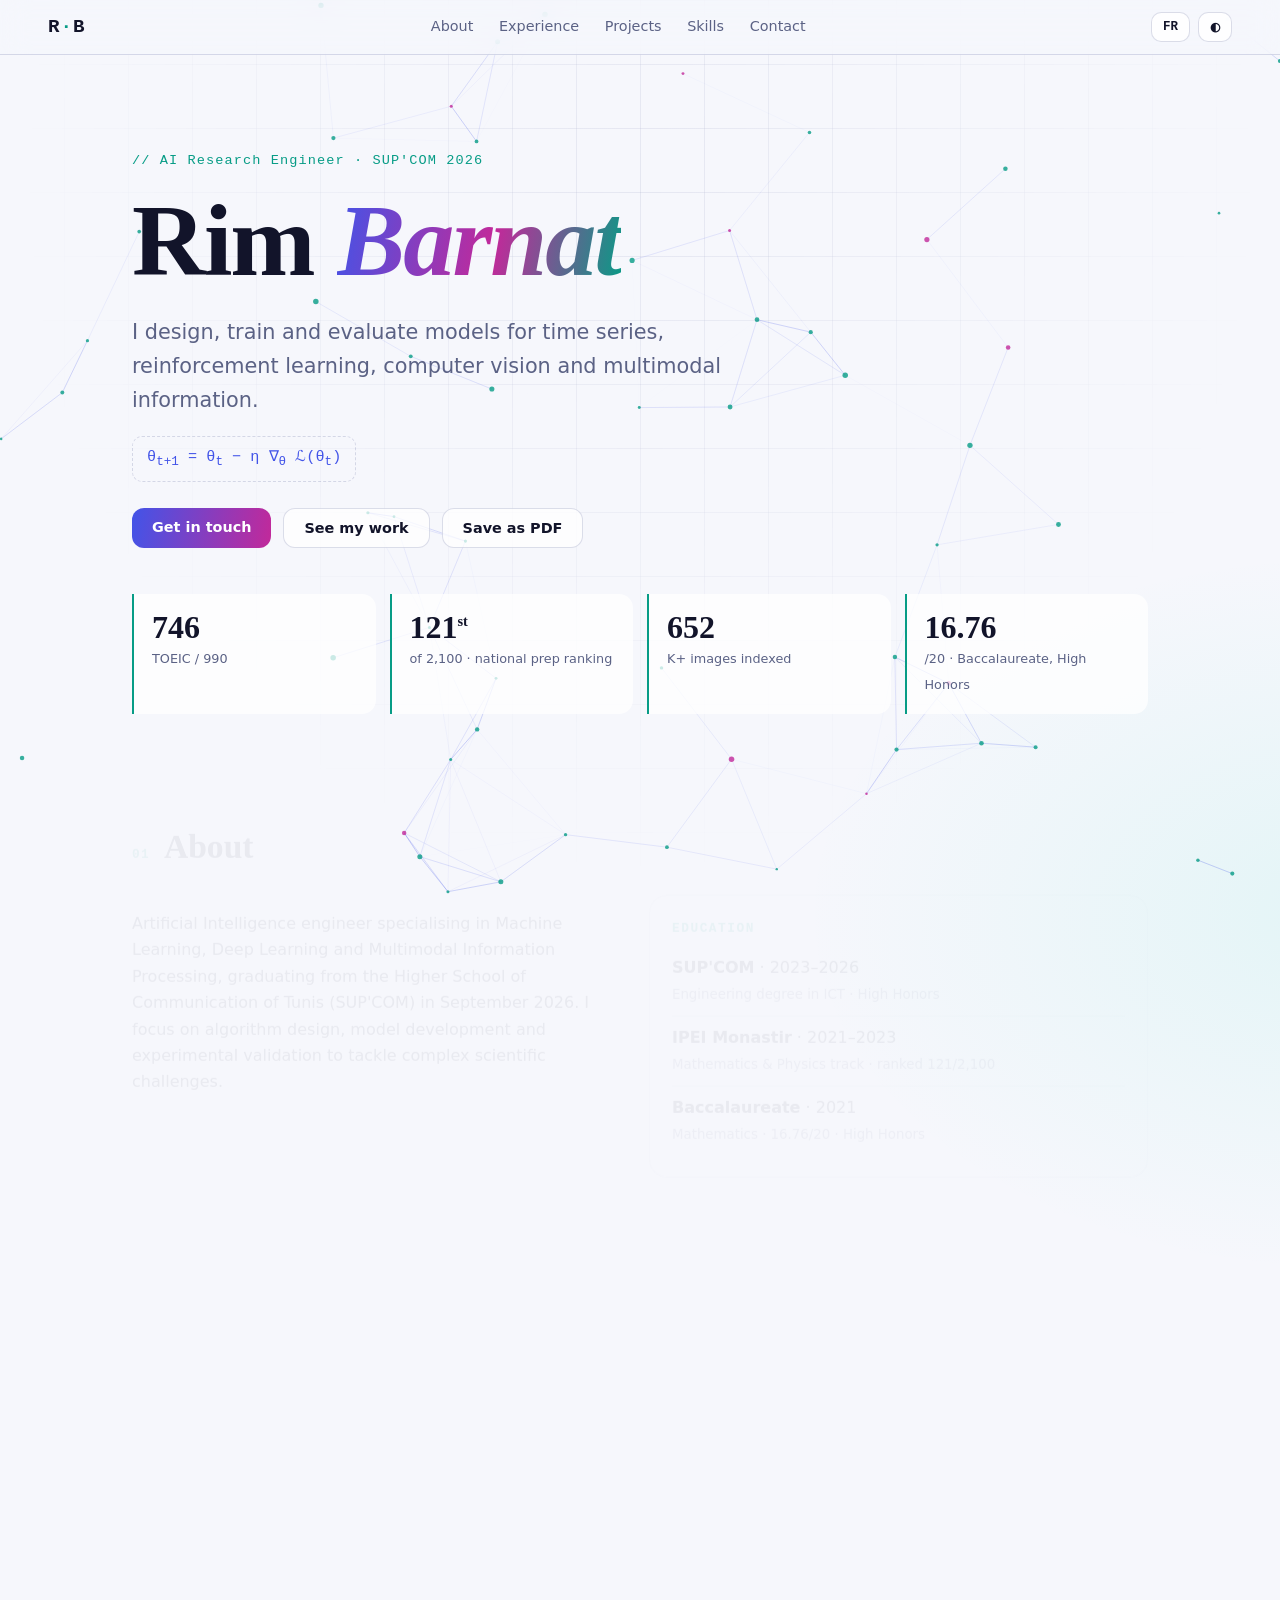
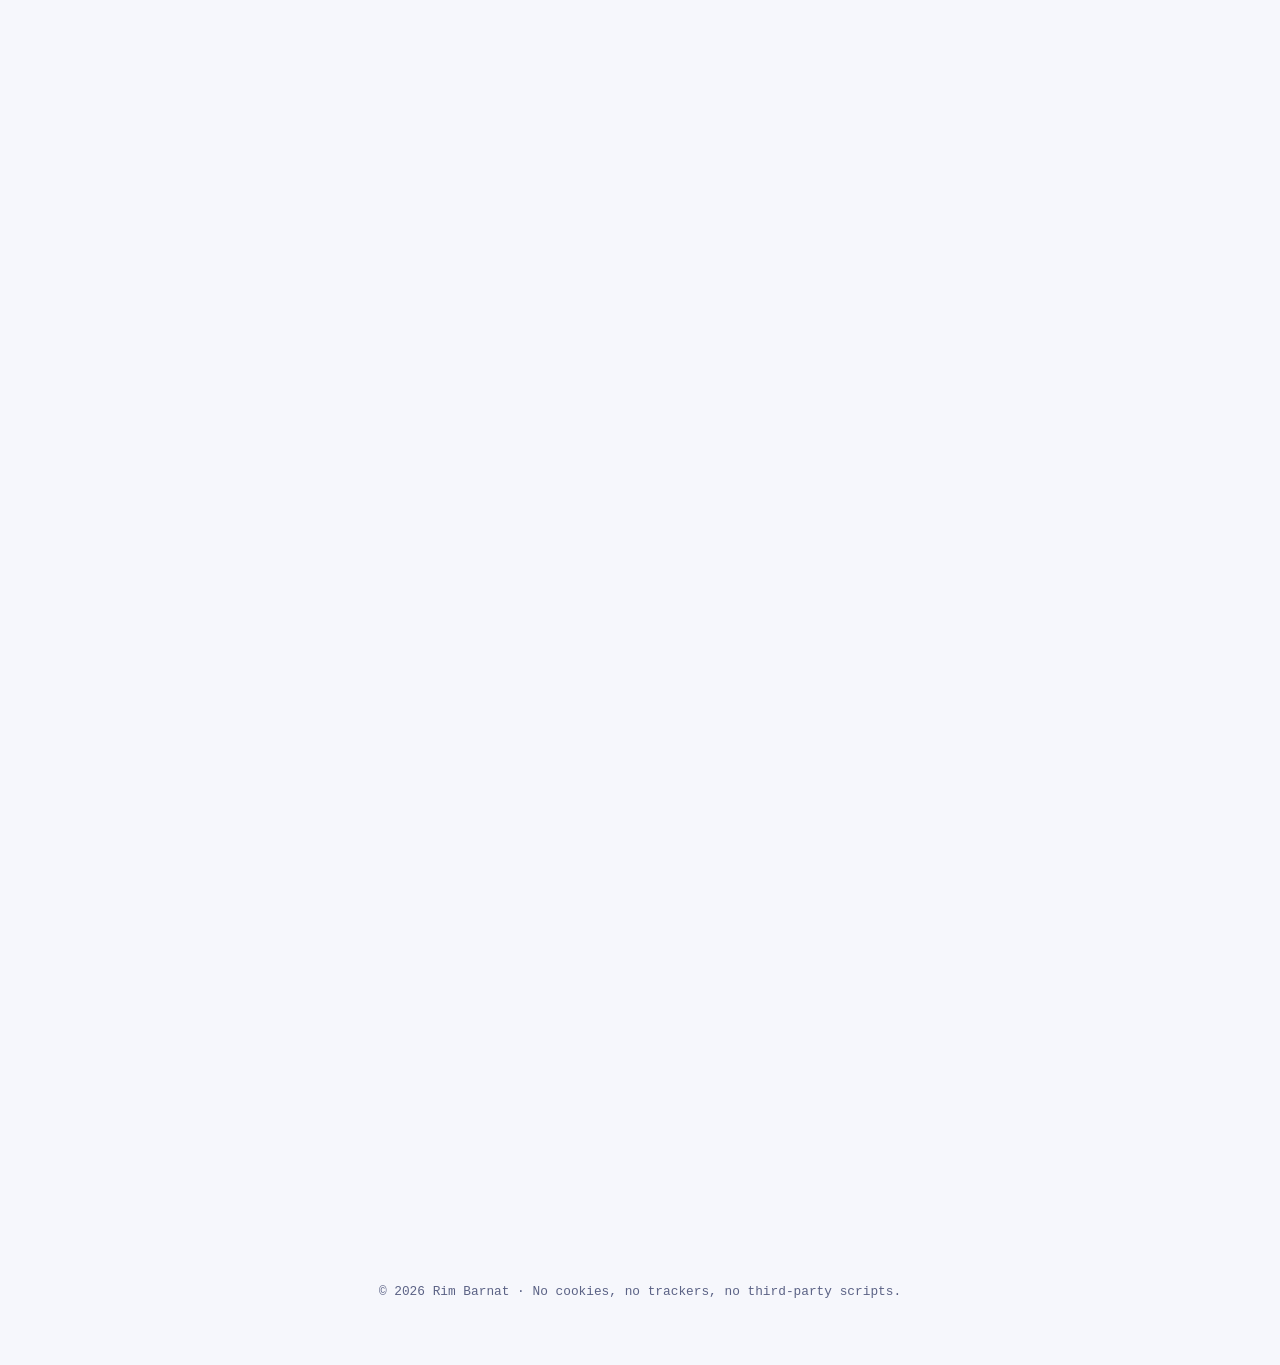
<file: index.html>
<!DOCTYPE html>
<html lang="en" data-theme="dark">
<head>
  <meta charset="UTF-8">
  <meta name="viewport" content="width=device-width, initial-scale=1">

  <!-- Security: strict Content-Security-Policy (GitHub Pages cannot send HTTP headers, so we use a meta tag) -->
  <meta http-equiv="Content-Security-Policy" content="default-src 'none'; script-src 'self'; style-src 'self'; img-src 'self' data:; font-src 'self'; connect-src 'none'; form-action 'none'; base-uri 'none'; object-src 'none'">
  <meta name="referrer" content="no-referrer">
  <meta name="color-scheme" content="dark light">

  <title>Rim Barnat – AI Research Engineer</title>
  <meta name="description" content="Rim Barnat – AI engineer (machine learning, deep learning, reinforcement learning, multimodal AI). Open to research engineer positions in France.">
  <link rel="icon" href="favicon.svg" type="image/svg+xml">
  <link rel="stylesheet" href="style.css">
  <script src="app.js" defer></script>
</head>
<body>
  <canvas id="net" aria-hidden="true"></canvas>
  <div class="grain" aria-hidden="true"></div>

  <header class="nav">
    <a class="logo" href="#top" aria-label="Rim Barnat">R<span>·</span>B</a>
    <nav aria-label="Main">
      <a href="#about"><span data-l="en">About</span><span data-l="fr">Profil</span></a>
      <a href="#experience"><span data-l="en">Experience</span><span data-l="fr">Expérience</span></a>
      <a href="#projects"><span data-l="en">Projects</span><span data-l="fr">Projets</span></a>
      <a href="#skills"><span data-l="en">Skills</span><span data-l="fr">Compétences</span></a>
      <a href="#contact">Contact</a>
    </nav>
    <div class="tools">
      <button id="lang" type="button" aria-label="Switch language">FR</button>
      <button id="theme" type="button" aria-label="Toggle theme">◐</button>
    </div>
  </header>

  <main id="top">
    <!-- HERO -->
    <section class="hero">
      <p class="eyebrow mono">
        <span data-l="en">// AI Research Engineer · SUP'COM 2026</span>
        <span data-l="fr">// Ingénieure de recherche en IA · SUP'COM 2026</span>
      </p>
      <h1>Rim <em>Barnat</em></h1>
      <p class="lead">
        <span data-l="en">I design, train and evaluate models for time series, reinforcement learning, computer vision and multimodal information.</span>
        <span data-l="fr">Je conçois, entraîne et évalue des modèles pour les séries temporelles, l'apprentissage par renforcement, la vision par ordinateur et l'information multimodale.</span>
      </p>
      <p class="formula mono" aria-hidden="true">θ<sub>t+1</sub> = θ<sub>t</sub> − η ∇<sub>θ</sub> ℒ(θ<sub>t</sub>)</p>
      <div class="cta">
        <a class="btn primary" href="#contact"><span data-l="en">Get in touch</span><span data-l="fr">Me contacter</span></a>
        <a class="btn" href="#projects"><span data-l="en">See my work</span><span data-l="fr">Voir mes projets</span></a>
        <button class="btn" id="print" type="button"><span data-l="en">Save as PDF</span><span data-l="fr">Enregistrer en PDF</span></button>
      </div>

      <ul class="stats">
        <li><b data-count="915">915</b><span>TOEIC / 990</span></li>
        <li><b>121<sup>st</sup></b><span data-l="en">of 2,100 · national prep ranking</span><span data-l="fr">sur 2 100 · classement prépa</span></li>
        <li><b data-count="800">800</b><span>K+ <span data-l="en">images indexed</span><span data-l="fr">images indexées</span></span></li>
        <li><b>16.76</b><span data-l="en">/20 · Baccalaureate, High Honors</span><span data-l="fr">/20 · Baccalauréat, Très Bien</span></li>
      </ul>
    </section>

    <!-- ABOUT -->
    <section id="about" class="reveal">
      <h2><span class="idx mono">01</span><span data-l="en">About</span><span data-l="fr">Profil</span></h2>
      <div class="grid two">
        <p>
          <span data-l="en">Artificial Intelligence engineer specialising in Machine Learning, Deep Learning and Multimodal Information Processing, graduating from the Higher School of Communication of Tunis (SUP'COM) in September 2026. I focus on algorithm design, model development and experimental validation to tackle complex scientific challenges.</span>
          <span data-l="fr">Ingénieure en Intelligence Artificielle spécialisée en Machine Learning, Deep Learning et traitement de l'information multimodale, diplômée de l'École Supérieure des Communications de Tunis (SUP'COM) en septembre 2026. Je me concentre sur la conception d'algorithmes, le développement de modèles et la validation expérimentale pour relever des défis scientifiques complexes.</span>
        </p>
        <div class="card">
          <h3 class="mono"><span data-l="en">Education</span><span data-l="fr">Formation</span></h3>
          <ul class="plain">
            <li><b>SUP'COM</b> · 2023–2026<br><small><span data-l="en">Engineering degree in ICT · High Honors</span><span data-l="fr">Diplôme d'ingénieur en TIC · Mention Très Bien</span></small></li>
            <li><b>IPEI Monastir</b> · 2021–2023<br><small><span data-l="en">Mathematics &amp; Physics track · ranked 121/2,100</span><span data-l="fr">Filière Mathématiques-Physique · classée 121/2 100</span></small></li>
            <li><b>Baccalaureate</b> · 2021<br><small><span data-l="en">Mathematics · 16.76/20 · High Honors</span><span data-l="fr">Mathématiques · 16,76/20 · Très Bien</span></small></li>
          </ul>
        </div>
      </div>
    </section>

    <!-- EXPERIENCE -->
    <section id="experience" class="reveal">
      <h2><span class="idx mono">02</span><span data-l="en">Experience</span><span data-l="fr">Expérience</span></h2>
      <div class="timeline">

        <article class="item">
          <div class="when mono">04 → 09 / 2026</div>
          <div class="body">
            <h3>LINEACT CESI Lab <small>· Lyon, France</small></h3>
            <p class="role"><span data-l="en">Final-year internship (PFE)</span><span data-l="fr">Stage de fin d'études (PFE)</span> — Time Series · Reinforcement Learning</p>
            <ul>
              <li><span data-l="en">Built a station-level demand-forecasting dataset from the JCDecaux Open API enriched with weather data.</span><span data-l="fr">Construction d'un jeu de données de prévision de la demande par station à partir de l'API Open Data JCDecaux et de données météo.</span></li>
              <li><span data-l="en">Integrated OpenRouteService to model distance-aware bike rebalancing in simulation.</span><span data-l="fr">Intégration d'OpenRouteService pour modéliser le rééquilibrage des vélos selon les distances réelles en simulation.</span></li>
              <li><span data-l="en">Compared ML and DL models for time-series forecasting of weather-driven mobility demand.</span><span data-l="fr">Comparaison de modèles ML et DL pour la prévision de séries temporelles de la demande de mobilité liée à la météo.</span></li>
              <li><span data-l="en">Designed a reinforcement-learning framework and agents to minimise redistribution cost and improve bike availability.</span><span data-l="fr">Conception d'un cadre d'apprentissage par renforcement et d'agents pour minimiser les coûts de redistribution et améliorer la disponibilité.</span></li>
              <li><span data-l="en">Contributing to a research paper (in progress).</span><span data-l="fr">Contribution à un article scientifique (en cours).</span></li>
            </ul>
          </div>
        </article>

        <article class="item">
          <div class="when mono">09/2025 → 02/2026</div>
          <div class="body">
            <h3>Sagemcom <small>· Tunis</small></h3>
            <p class="role"><span data-l="en">PFA internship</span><span data-l="fr">Stage PFA</span> — Python · PyTorch · Time Series · Transformers</p>
            <ul>
              <li><span data-l="en">Analysed electricity-consumption data for equipment-level energy disaggregation.</span><span data-l="fr">Analyse de données de consommation électrique pour la désagrégation par équipement.</span></li>
              <li><span data-l="en">Developed a Transformer-based generative model synthesising consumption at 30-second resolution.</span><span data-l="fr">Développement d'un modèle génératif Transformer synthétisant la consommation à une résolution de 30 secondes.</span></li>
              <li><span data-l="en">Evaluated it on two open-source high-resolution datasets.</span><span data-l="fr">Évaluation sur deux jeux de données open source à haute résolution temporelle.</span></li>
            </ul>
          </div>
        </article>

        <article class="item">
          <div class="when mono">07 → 08 / 2025</div>
          <div class="body">
            <h3>Omnilink <small>· Tunis</small></h3>
            <p class="role"><span data-l="en">Engineering internship</span><span data-l="fr">Stage ingénieur</span> — Next.js · React Native · FastAPI · Supabase · Ollama</p>
            <ul>
              <li><span data-l="en">Built a billing and inventory web interface, cutting manual reporting time by 60%.</span><span data-l="fr">Interface web de facturation et gestion des stocks, réduisant de 60 % le temps de reporting.</span></li>
              <li><span data-l="en">Shipped a mobile app for real-time operational data with push alerts for unpaid invoices and critical stock.</span><span data-l="fr">Application mobile de données opérationnelles en temps réel avec alertes sur factures impayées et stocks critiques.</span></li>
            </ul>
          </div>
        </article>

        <article class="item">
          <div class="when mono">07 → 08 / 2024</div>
          <div class="body">
            <h3>Actia <small>· Tunis</small></h3>
            <p class="role"><span data-l="en">Engineering internship</span><span data-l="fr">Stage ingénieur</span> — Python · Open3D · RANSAC · nuScenes</p>
            <ul>
              <li><span data-l="en">Processed 3D LiDAR data from nuScenes for road-scene perception.</span><span data-l="fr">Traitement de données LiDAR 3D nuScenes pour la perception de scènes routières.</span></li>
              <li><span data-l="en">Segmented point clouds with RANSAC to extract the road plane, and measured the impact of filtering on object detection accuracy and robustness.</span><span data-l="fr">Segmentation de nuages de points par RANSAC pour extraire le plan de la route et mesure de l'impact du filtrage sur la précision et la robustesse de la détection.</span></li>
            </ul>
          </div>
        </article>
      </div>
    </section>

    <!-- PROJECTS -->
    <section id="projects" class="reveal">
      <h2><span class="idx mono">03</span><span data-l="en">Projects</span><span data-l="fr">Projets</span></h2>
      <div class="grid cards">

        <article class="card tilt">
          <p class="mono meta">12/2025 → 02/2026</p>
          <h3><span data-l="en">Unsupervised Visual Anomaly Detection</span><span data-l="fr">Détection non supervisée d'anomalies visuelles</span></h3>
          <p><span data-l="en">Pixel-level defect localisation from defect-free samples. Implemented DRAEM and benchmarked it against PatchCore with image- and pixel-level metrics.</span><span data-l="fr">Localisation de défauts au pixel près à partir d'échantillons sans défaut. Implémentation de DRAEM et comparaison avec PatchCore via des métriques image et pixel.</span></p>
          <ul class="tags"><li>PyTorch</li><li>DRAEM</li><li>PatchCore</li></ul>
        </article>

        <article class="card tilt">
          <p class="mono meta">11/2025 → 01/2026</p>
          <h3><span data-l="en">Geospatial Emergency Dispatch Platform</span><span data-l="fr">Plateforme de dispatch d'urgence géospatiale</span></h3>
          <p><span data-l="en">Route computation and dynamic dispatch of response units, with an event-driven architecture for real-time communication between citizens and emergency services.</span><span data-l="fr">Calcul d'itinéraires et affectation dynamique des unités d'intervention, avec une architecture événementielle pour la communication en temps réel.</span></p>
          <ul class="tags"><li>FastAPI</li><li>PostGIS</li><li>pgRouting</li><li>ArcGIS</li><li>MQTT</li><li>WebSocket</li></ul>
        </article>

        <article class="card tilt">
          <p class="mono meta">10 → 11/2025</p>
          <h3><span data-l="en">Financial Fraud Detection System</span><span data-l="fr">Système de détection de fraude financière</span></h3>
          <p><span data-l="en">Cloud ETL on AWS (Kafka, Lambda, S3), Athena analytics, XGBoost to flag suspicious transactions, Grafana monitoring and n8n alert automation.</span><span data-l="fr">ETL cloud sur AWS (Kafka, Lambda, S3), analyses Athena, XGBoost pour repérer les transactions suspectes, suivi Grafana et alertes automatisées avec n8n.</span></p>
          <ul class="tags"><li>Kafka</li><li>XGBoost</li><li>AWS</li><li>Grafana</li><li>n8n</li></ul>
        </article>

        <article class="card tilt">
          <p class="mono meta">09/2025</p>
          <h3><span data-l="en">Multimodal Image Search Engine</span><span data-l="fr">Moteur de recherche d'images multimodal</span></h3>
          <p><span data-l="en">Text and image-similarity search over 800K+ images, with a full ingestion, indexing and low-latency web pipeline.</span><span data-l="fr">Recherche par texte et par similarité d'image sur plus de 800K images, avec pipeline complet d'ingestion, d'indexation et interface web à faible latence.</span></p>
          <ul class="tags"><li>YOLO</li><li>Elasticsearch</li><li>Kibana</li><li>Logstash</li><li>Express.js</li></ul>
        </article>

        <article class="card tilt wide">
          <p class="mono meta">02 → 05/2025</p>
          <h3><span data-l="en">Educational RAG Chatbot</span><span data-l="fr">Chatbot éducatif avec RAG</span></h3>
          <p><span data-l="en">Hierarchical Retrieval-Augmented Generation over multiformat, multimodal documents (PDF, HTML, DOCX, PPTX, Markdown; text, images, tables, diagrams) with Weaviate. Hierarchical structuring improved retrieval relevance and latency; full-stack app with streaming LLM answers.</span><span data-l="fr">RAG hiérarchique sur documents multiformats et multimodaux (PDF, HTML, DOCX, PPTX, Markdown ; texte, images, tableaux, schémas) avec Weaviate. La structuration hiérarchique améliore la pertinence et la rapidité du retrieval ; application full-stack avec streaming des réponses du LLM.</span></p>
          <ul class="tags"><li>Python</li><li>LLM</li><li>Weaviate</li><li>RAG</li></ul>
        </article>
      </div>
    </section>

    <!-- SKILLS -->
    <section id="skills" class="reveal">
      <h2><span class="idx mono">04</span><span data-l="en">Skills</span><span data-l="fr">Compétences</span></h2>
      <div class="grid cards">
        <div class="card">
          <h3 class="mono">Programming &amp; data</h3>
          <ul class="tags"><li>Python</li><li>SQL</li><li>JavaScript / TypeScript</li><li>MATLAB</li></ul>
        </div>
        <div class="card">
          <h3 class="mono">Machine Learning</h3>
          <ul class="tags"><li>Feature engineering</li><li>Model validation</li><li>Time series</li><li>Reinforcement learning</li><li>PyTorch</li></ul>
        </div>
        <div class="card">
          <h3 class="mono">LLM &amp; AI engineering</h3>
          <ul class="tags"><li>RAG</li><li>Embeddings</li><li>Semantic search</li><li>Prompt engineering</li></ul>
        </div>
        <div class="card">
          <h3 class="mono">Data engineering</h3>
          <ul class="tags"><li>Kafka</li><li>PostgreSQL</li><li>MongoDB</li><li>Elasticsearch</li><li>Vector DBs</li></ul>
        </div>
        <div class="card">
          <h3 class="mono">Backend &amp; apps</h3>
          <ul class="tags"><li>FastAPI</li><li>Flask</li><li>React</li><li>Next.js</li><li>REST APIs</li></ul>
        </div>
        <div class="card">
          <h3 class="mono">Cloud &amp; DevOps</h3>
          <ul class="tags"><li>Docker</li><li>Git</li><li>AWS</li></ul>
        </div>
      </div>

      <div class="grid two spaced">
        <div class="card">
          <h3 class="mono"><span data-l="en">Certifications</span><span data-l="fr">Certifications</span></h3>
          <ul class="plain">
            <li>MATLAB — <span data-l="en">Machine Learning with MATLAB</span><span data-l="fr">Apprentissage automatique avec MATLAB</span></li>
            <li>NVIDIA — <span data-l="en">Data Engineering Pipelines</span><span data-l="fr">Pipelines d'ingénierie des données</span></li>
            <li>AWS Academy — <span data-l="en">Data Engineering</span><span data-l="fr">Ingénierie des données</span></li>
            <li>Google Cloud — <span data-l="en">Intro to LLMs, Responsible AI, MLOps for GenAI, Intro to GenAI</span><span data-l="fr">Introduction aux LLM, IA responsable, MLOps pour l'IA générative, introduction à l'IA générative</span></li>
            <li>TOEIC — 915 / 990</li>
          </ul>
        </div>
        <div class="card">
          <h3 class="mono"><span data-l="en">Languages</span><span data-l="fr">Langues</span></h3>
          <ul class="bars">
            <li><span><span data-l="en">Arabic</span><span data-l="fr">Arabe</span></span><i class="bar l5"></i><em><span data-l="en">Native</span><span data-l="fr">Maternelle</span></em></li>
            <li><span><span data-l="en">French</span><span data-l="fr">Français</span></span><i class="bar l4"></i><em>B2</em></li>
            <li><span><span data-l="en">English</span><span data-l="fr">Anglais</span></span><i class="bar l4"></i><em>B2 · TOEIC 915</em></li>
            <li><span><span data-l="en">German</span><span data-l="fr">Allemand</span></span><i class="bar l2"></i><em>A2</em></li>
            <li><span><span data-l="en">Turkish</span><span data-l="fr">Turc</span></span><i class="bar l2"></i><em>A2</em></li>
          </ul>
        </div>
      </div>
    </section>

    <!-- CONTACT -->
    <section id="contact" class="reveal">
      <h2><span class="idx mono">05</span>Contact</h2>
      <div class="card contact">
        <p>
          <span data-l="en">Looking for a research engineer position in machine learning, deep learning and data science. Let's talk.</span>
          <span data-l="fr">À la recherche d'un poste d'ingénieure de recherche en machine learning, deep learning et data science. Discutons-en.</span>
        </p>
        <ul class="links">
          <li><a href="mailto:rim.barnat02@gmail.com">rim.barnat02@gmail.com</a></li>
          <li><a href="mailto:rim.barnat@supcom.tn">rim.barnat@supcom.tn</a></li>
          <li><a href="https://www.linkedin.com/in/rim-barnat" target="_blank" rel="noopener noreferrer">LinkedIn</a></li>
          <li><a href="https://github.com/rimbarnat" target="_blank" rel="noopener noreferrer">GitHub</a></li>
        </ul>
        <p class="mono small">Saint-Ouen-sur-Seine, France</p>
      </div>
    </section>
  </main>

  <footer>
    <p class="mono small">© 2026 Rim Barnat · <span data-l="en">No cookies, no trackers, no third-party scripts.</span><span data-l="fr">Aucun cookie, aucun traceur, aucun script tiers.</span></p>
  </footer>
</body>
</html>
</file>
<file: style.css>
/* ===== Rim Barnat · e-CV · design tokens ===== */
:root {
  --bg: #07080f;
  --bg2: #0d1020;
  --fg: #e8ebf7;
  --muted: #8b93b3;
  --line: rgba(160, 175, 255, .16);
  --card: rgba(18, 22, 44, .62);
  --a1: #7c8cff;   /* indigo  */
  --a2: #3de0c5;   /* mint    */
  --a3: #ff7ad9;   /* magenta */
  --radius: 18px;
  --mono: ui-monospace, "SF Mono", "JetBrains Mono", Menlo, Consolas, monospace;
  --sans: system-ui, -apple-system, "Segoe UI", Roboto, "Helvetica Neue", Arial, sans-serif;
  --serif: "Iowan Old Style", "Palatino Linotype", Palatino, Georgia, serif;
}
:root[data-theme="light"] {
  --bg: #f6f7fc;
  --bg2: #ffffff;
  --fg: #12142a;
  --muted: #5b6285;
  --line: rgba(40, 50, 120, .16);
  --card: rgba(255, 255, 255, .74);
  --a1: #4254e8;
  --a2: #079c86;
  --a3: #c2299a;
}

* { box-sizing: border-box; }
html { scroll-behavior: smooth; scroll-padding-top: 80px; }
body {
  margin: 0;
  background: radial-gradient(1200px 700px at 12% -10%, rgba(124,140,255,.16), transparent 60%),
              radial-gradient(900px 600px at 105% 20%, rgba(61,224,197,.10), transparent 60%),
              var(--bg);
  color: var(--fg);
  font: 16px/1.65 var(--sans);
  -webkit-font-smoothing: antialiased;
}
.mono { font-family: var(--mono); }
.small { font-size: .8rem; color: var(--muted); }
a { color: var(--a2); text-decoration: none; }
a:hover { text-decoration: underline; }
:focus-visible { outline: 2px solid var(--a2); outline-offset: 3px; border-radius: 6px; }

/* ----- language switching ----- */
html[lang="en"] [data-l="fr"],
html[lang="fr"] [data-l="en"] { display: none !important; }

/* ----- background layers ----- */
#net { position: fixed; inset: 0; width: 100%; height: 100%; z-index: 0; pointer-events: none; }
.grain {
  position: fixed; inset: 0; z-index: 1; pointer-events: none; opacity: .5;
  background-image:
    linear-gradient(var(--line) 1px, transparent 1px),
    linear-gradient(90deg, var(--line) 1px, transparent 1px);
  background-size: 64px 64px;
  mask-image: radial-gradient(ellipse at 50% 20%, #000 0%, transparent 70%);
  -webkit-mask-image: radial-gradient(ellipse at 50% 20%, #000 0%, transparent 70%);
}
main, footer { position: relative; z-index: 2; }

/* ----- nav ----- */
.nav {
  position: fixed; top: 0; left: 0; right: 0; z-index: 10;
  display: flex; align-items: center; justify-content: space-between; gap: 16px;
  padding: 12px clamp(16px, 4vw, 48px);
  backdrop-filter: blur(14px); -webkit-backdrop-filter: blur(14px);
  background: color-mix(in srgb, var(--bg) 70%, transparent);
  border-bottom: 1px solid var(--line);
}
.logo { font: 700 1.2rem var(--mono); color: var(--fg); letter-spacing: .05em; }
.logo span { color: var(--a2); }
.nav nav { display: flex; gap: clamp(10px, 2vw, 26px); font-size: .9rem; }
.nav nav a { color: var(--muted); }
.nav nav a:hover { color: var(--fg); text-decoration: none; }
.tools { display: flex; gap: 8px; }
.tools button {
  font: 600 .78rem var(--mono); color: var(--fg); cursor: pointer;
  background: var(--card); border: 1px solid var(--line); border-radius: 10px;
  padding: 6px 11px;
}
.tools button:hover { border-color: var(--a2); }
@media (max-width: 760px) { .nav nav { display: none; } }

/* ----- layout ----- */
main { max-width: 1080px; margin: 0 auto; padding: 0 clamp(16px, 4vw, 32px) 80px; }
section { padding: 72px 0 8px; }
h2 {
  font: 600 clamp(1.6rem, 3vw, 2.1rem)/1.2 var(--serif);
  margin: 0 0 28px; display: flex; align-items: baseline; gap: 14px;
}
.idx { font-size: .8rem; color: var(--a2); letter-spacing: .1em; }
h3 { margin: 0 0 8px; font-size: 1.05rem; }
.grid { display: grid; gap: 18px; }
.grid.two { grid-template-columns: repeat(auto-fit, minmax(300px, 1fr)); align-items: start; }
.grid.cards { grid-template-columns: repeat(auto-fill, minmax(300px, 1fr)); }
.grid.cards .wide { grid-column: 1 / -1; }
.spaced { margin-top: 18px; }

.card {
  background: var(--card); border: 1px solid var(--line); border-radius: var(--radius);
  padding: 22px; backdrop-filter: blur(10px); -webkit-backdrop-filter: blur(10px);
  transition: border-color .25s, transform .25s;
}
.card:hover { border-color: color-mix(in srgb, var(--a1) 70%, transparent); }
.card h3.mono { font-size: .8rem; letter-spacing: .12em; text-transform: uppercase; color: var(--a2); }
.card p { margin: 0 0 12px; color: color-mix(in srgb, var(--fg) 86%, var(--muted)); }
.meta { font-size: .75rem; color: var(--muted) !important; letter-spacing: .06em; margin-bottom: 6px !important; }

/* ----- hero ----- */
.hero { padding-top: 150px; padding-bottom: 20px; }
.eyebrow { color: var(--a2); font-size: .85rem; letter-spacing: .08em; margin: 0 0 18px; }
h1 {
  font: 600 clamp(3rem, 9vw, 6.4rem)/1 var(--serif);
  margin: 0 0 22px; letter-spacing: -.02em;
}
h1 em {
  font-style: italic;
  background: linear-gradient(100deg, var(--a1), var(--a3) 55%, var(--a2));
  -webkit-background-clip: text; background-clip: text; color: transparent;
}
.lead { max-width: 640px; font-size: clamp(1.05rem, 2vw, 1.3rem); color: var(--muted); margin: 0 0 18px; }
.formula {
  display: inline-block; padding: 8px 14px; border: 1px dashed var(--line);
  border-radius: 10px; color: var(--a1); font-size: .95rem; margin: 0 0 26px;
}
.cta { display: flex; flex-wrap: wrap; gap: 12px; margin-bottom: 46px; }
.btn {
  font: 600 .9rem var(--sans); color: var(--fg); cursor: pointer; display: inline-block;
  padding: 11px 20px; border-radius: 12px; border: 1px solid var(--line);
  background: var(--card); transition: transform .2s, border-color .2s;
}
.btn:hover { border-color: var(--a2); transform: translateY(-2px); text-decoration: none; }
.btn.primary { background: linear-gradient(100deg, var(--a1), var(--a3)); border: 0; color: #fff; }

.stats { list-style: none; margin: 0; padding: 0; display: grid; gap: 14px;
  grid-template-columns: repeat(auto-fit, minmax(190px, 1fr)); }
.stats li { padding: 16px 18px; border-left: 2px solid var(--a2); background: var(--card); border-radius: 0 14px 14px 0; }
.stats b { display: block; font: 600 2rem/1.1 var(--serif); }
.stats b sup { font-size: .9rem; }
.stats span { color: var(--muted); font-size: .8rem; }

/* ----- lists ----- */
.plain { list-style: none; padding: 0; margin: 0; }
.plain li { padding: 8px 0; border-bottom: 1px solid var(--line); }
.plain li:last-child { border: 0; }
small { color: var(--muted); }

.tags { list-style: none; padding: 0; margin: 0; display: flex; flex-wrap: wrap; gap: 7px; }
.tags li {
  font: .74rem var(--mono); padding: 3px 10px; border-radius: 999px;
  border: 1px solid var(--line); color: var(--a1);
  background: color-mix(in srgb, var(--a1) 9%, transparent);
}

/* ----- timeline ----- */
.timeline { position: relative; padding-left: 28px; }
.timeline::before {
  content: ""; position: absolute; left: 6px; top: 6px; bottom: 6px; width: 2px;
  background: linear-gradient(var(--a1), var(--a3), var(--a2));
}
.item { position: relative; display: grid; grid-template-columns: 170px 1fr; gap: 20px; margin-bottom: 34px; }
.item::before {
  content: ""; position: absolute; left: -28px; top: 8px; width: 14px; height: 14px; border-radius: 50%;
  background: var(--bg); border: 2px solid var(--a2); box-shadow: 0 0 14px var(--a2);
}
.when { color: var(--a2); font-size: .8rem; padding-top: 6px; }
.body h3 small { font-weight: 400; }
.role { color: var(--muted); margin: 0 0 8px; font-size: .9rem; }
.body ul { margin: 0; padding-left: 18px; }
.body li { margin-bottom: 5px; color: color-mix(in srgb, var(--fg) 88%, var(--muted)); }
@media (max-width: 700px) { .item { grid-template-columns: 1fr; gap: 4px; } }

/* ----- language bars ----- */
.bars { list-style: none; margin: 0; padding: 0; }
.bars li { display: grid; grid-template-columns: 90px 1fr auto; gap: 12px; align-items: center; padding: 6px 0; }
.bars em { font: normal .75rem var(--mono); color: var(--muted); }
.bar { height: 6px; border-radius: 6px; background: var(--line); position: relative; overflow: hidden; }
.bar::after { content: ""; position: absolute; inset: 0 auto 0 0; border-radius: 6px;
  background: linear-gradient(90deg, var(--a1), var(--a2)); }
.bar.l5::after { width: 100%; } .bar.l4::after { width: 78%; } .bar.l2::after { width: 36%; }

/* ----- contact ----- */
.contact .links { list-style: none; padding: 0; margin: 14px 0; display: flex; flex-wrap: wrap; gap: 10px 22px; }
.contact .links a { font: .95rem var(--mono); }
footer { text-align: center; padding: 30px 16px 50px; }

/* ----- reveal on scroll ----- */
.reveal { opacity: 0; transform: translateY(22px); transition: opacity .7s, transform .7s; }
.reveal.in { opacity: 1; transform: none; }
.tilt { will-change: transform; }

@media (prefers-reduced-motion: reduce) {
  html { scroll-behavior: auto; }
  .reveal { opacity: 1; transform: none; transition: none; }
}

/* ----- print / save as PDF ----- */
@media print {
  #net, .grain, .nav, .cta, .formula { display: none !important; }
  :root, :root[data-theme="dark"] {
    --bg: #fff; --bg2: #fff; --fg: #111; --muted: #444; --line: #ccc; --card: #fff;
    --a1: #2b3bb8; --a2: #0a6e60; --a3: #8a1a6c;
  }
  body { background: #fff; font-size: 11px; }
  .hero { padding-top: 0; }
  h1 { font-size: 2.6rem; } h1 em { color: #2b3bb8; -webkit-text-fill-color: #2b3bb8; background: none; }
  section { padding-top: 22px; break-inside: avoid-page; }
  .reveal { opacity: 1; transform: none; }
  .card, .stats li { backdrop-filter: none; box-shadow: none; }
  a { color: #111; }
}
</file>
